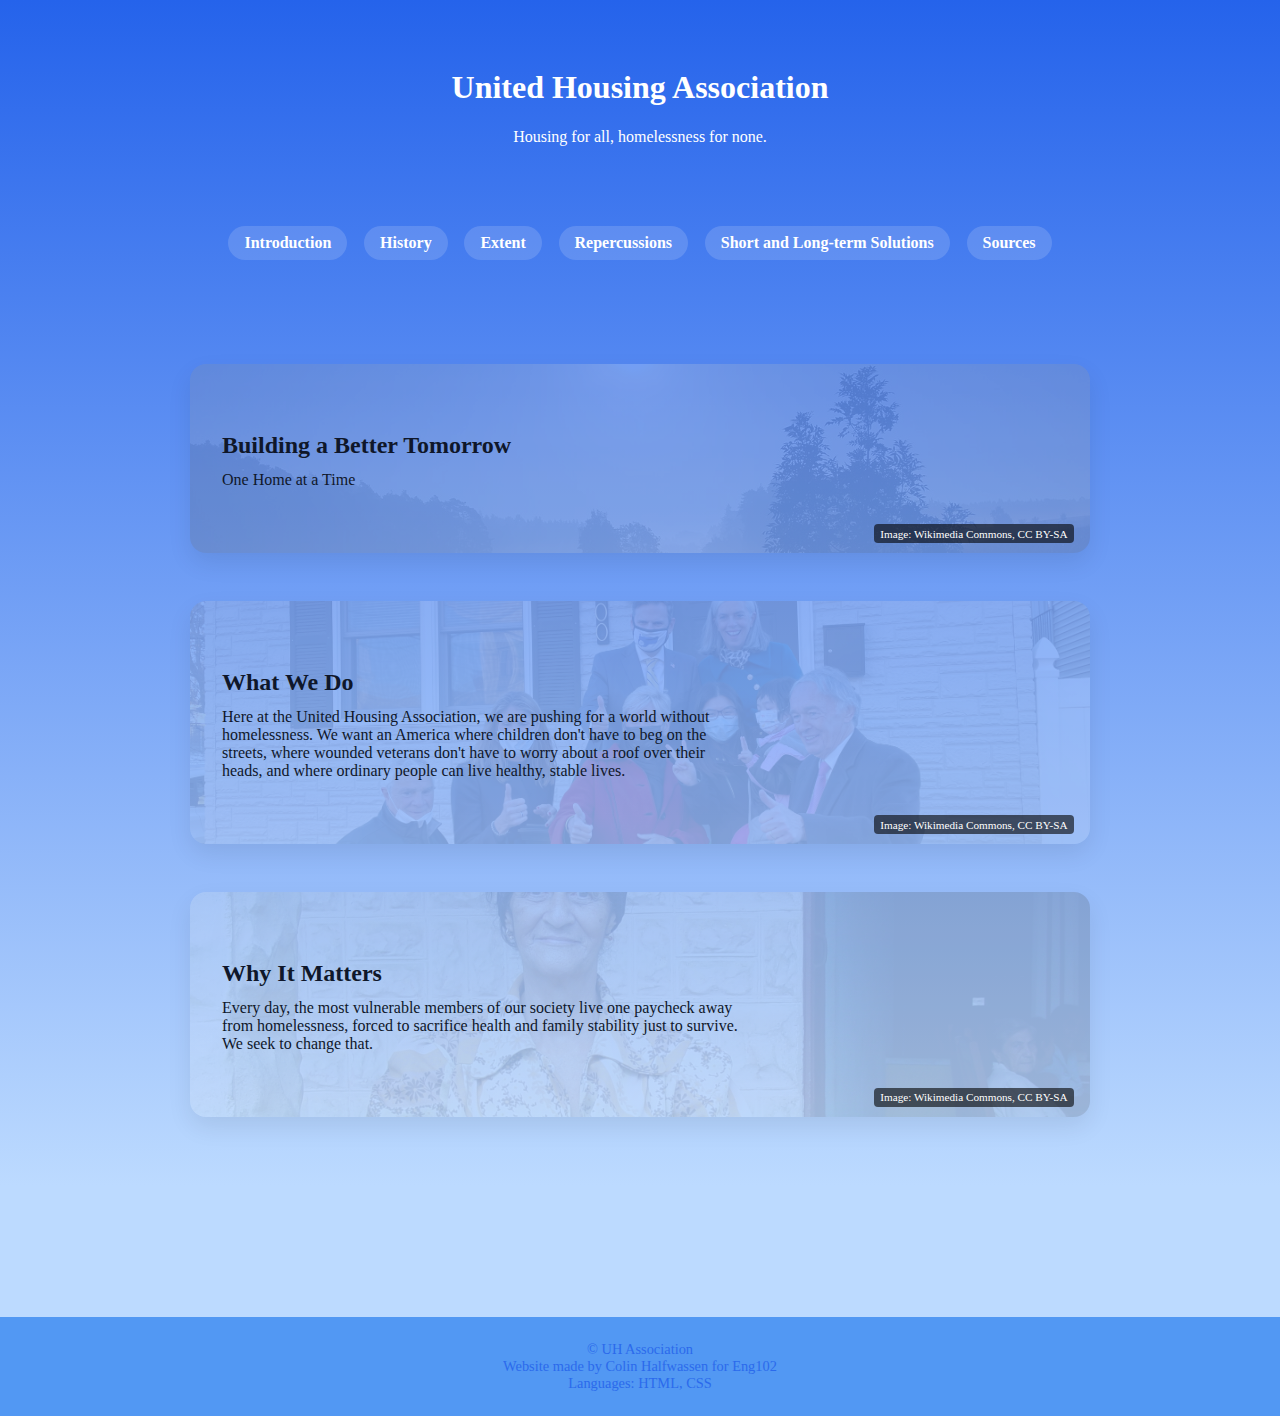
<file: index.html>
<!DOCTYPE html>
<html lang="en">
<head>
  <meta charset="UTF-8">
  <title>English Project</title>
  <link rel="stylesheet" href="css/englishproject.css">
</head>

<body>
<!--Wrap starts-->
<div class="site-wrapper">

  <div class="top-bar">
    <header>
      <h1>United Housing Association</h1>
      <p>Housing for all, homelessness for none.</p>
    </header>

    <nav>
      <a href="Introduction.html">Introduction</a>
      <a href="History.html">History</a>
      <a href="Extent.html">Extent</a>
      <a href="Repercussion.html">Repercussions</a>
      <a href="s&lsolution.html">Short and Long-term Solutions</a>
      <a href="Sources.html">Sources</a>
    </nav>
  </div>

  <!--main content area-->
  <main>
    <section class="text-bg-1">
      <h2>Building a Better Tomorrow</h2>
      <p>One Home at a Time</p>

      <span class="bg-credit">
    Image: Wikimedia Commons, CC BY-SA
      </span>
    </section>

      <section class="text-bg-2">
      <h2>What We Do</h2>

      <p>
        Here at the United Housing Association, we are pushing for a world without
        homelessness. We want an America where children don't have to beg on the
        streets, where wounded veterans don't have to worry about a roof over
        their heads, and where ordinary people can live healthy, stable lives.
      </p>

    <span class="bg-credit">
    Image: Wikimedia Commons, CC BY-SA
    </span>
    </section>

    <section class ="text-bg-3">
      <h2>Why It Matters</h2>
      <p>
        Every day, the most vulnerable members of our society live one paycheck
        away from homelessness, forced to sacrifice health and family stability
        just to survive. We seek to change that.
      </p>

    <span class="bg-credit">
    Image: Wikimedia Commons, CC BY-SA
    </span>
    </section>
  </main>
</div>
<!--Wrap ends-->
  <footer>
    <p>© UH Association</p>
    <p>Website made by Colin Halfwassen for Eng102</p>
    <p>Languages: HTML, CSS</p>
  </footer>

</body>
</html>
</file>
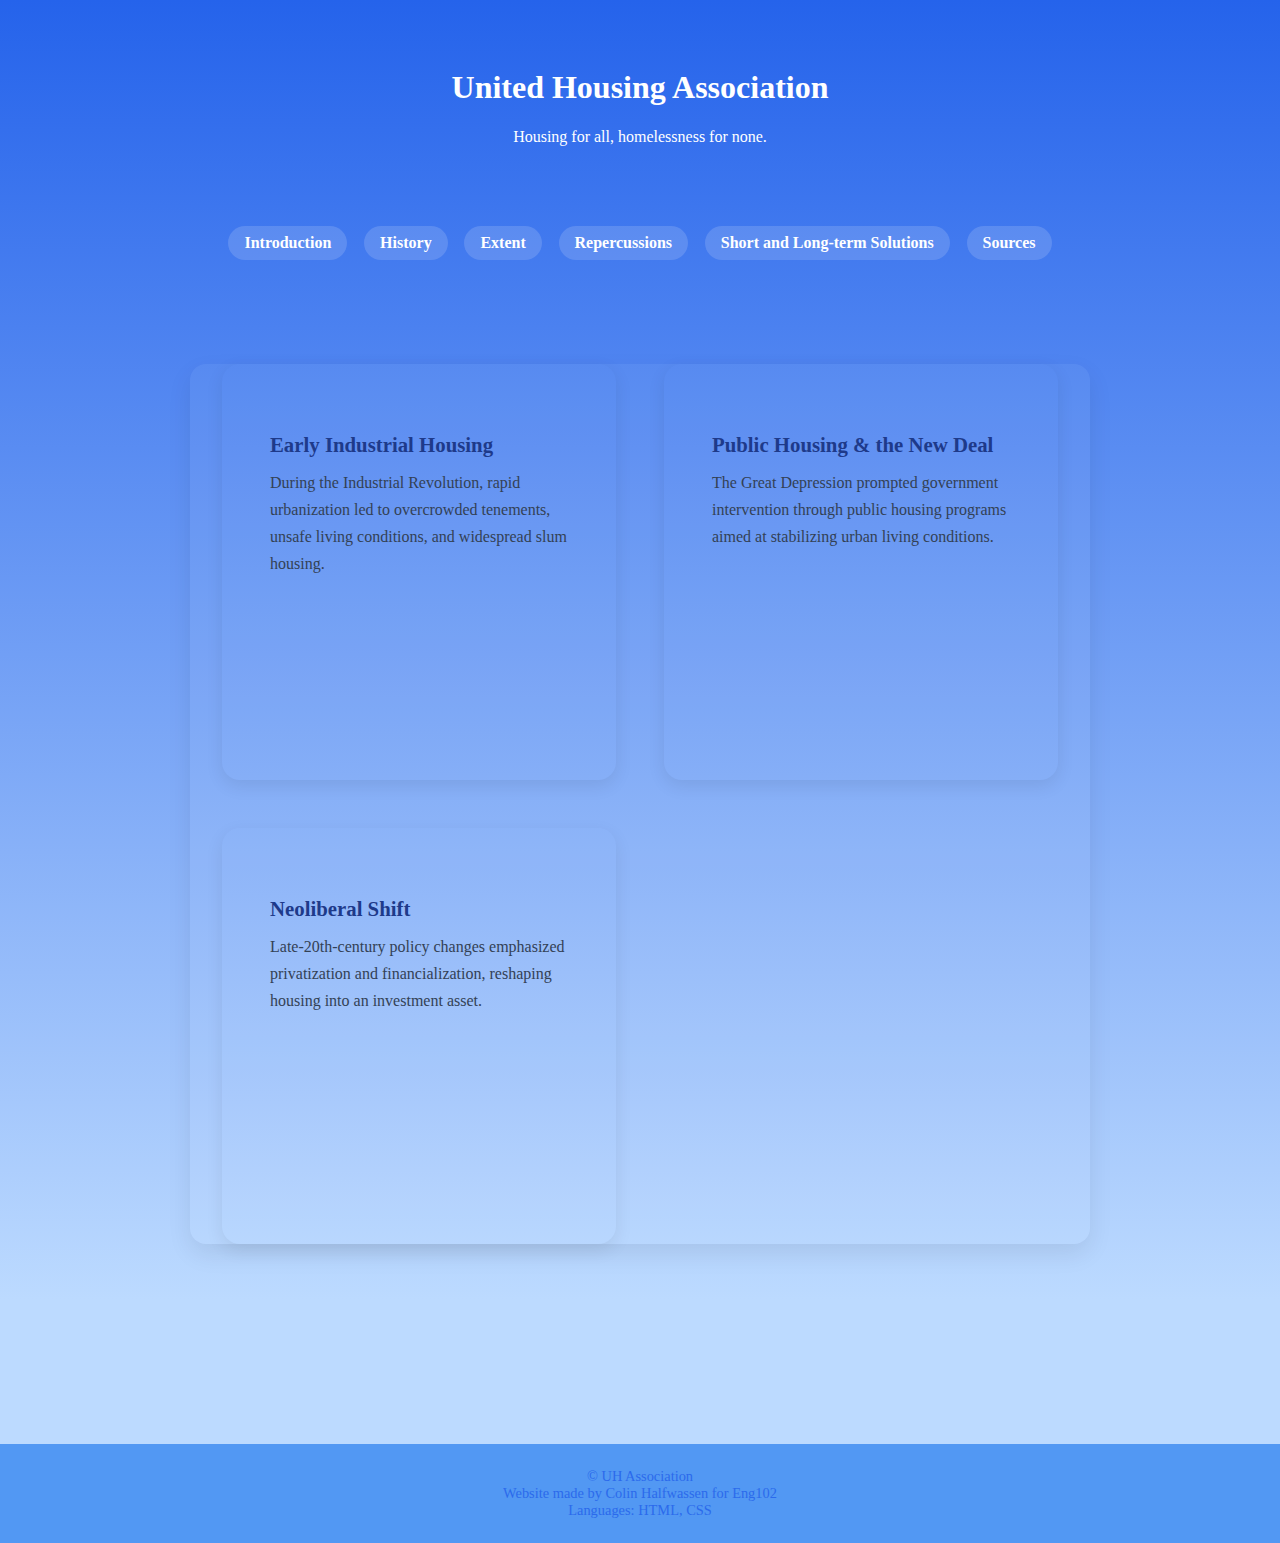
<file: Extent.html>
<!DOCTYPE html>
<html lang="en">
<head>
  <meta charset="UTF-8">
  <title>English Project</title>
  <link rel="stylesheet" href="css/englishproject.css">
</head>

<body>
<!--Wrap starts-->
<div class="site-wrapper">

  <div class="top-bar">
    <header>
      <h1>United Housing Association</h1>
      <p>Housing for all, homelessness for none.</p>
    </header>

    <nav>
      <a href="index.html">Introduction</a>
      <a href="History.html">History</a>
      <a href="Extent.html">Extent</a>
      <a href="Repercussion.html">Repercussions</a>
      <a href="s&lsolution.html">Short and Long-term Solutions</a>
      <a href="Sources.html">Sources</a>
    </nav>
  </div>

  <!--main content area-->
  <main>
    <section class="history-cards">

  <div class="history-card">
    <h3>Early Industrial Housing</h3>
    <p>
      During the Industrial Revolution, rapid urbanization led to overcrowded
      tenements, unsafe living conditions, and widespread slum housing.
    </p>
  </div>

  <div class="history-card">
    <h3>Public Housing & the New Deal</h3>
    <p>
      The Great Depression prompted government intervention through public
      housing programs aimed at stabilizing urban living conditions.
    </p>
  </div>

  <div class="history-card">
    <h3>Neoliberal Shift</h3>
    <p>
      Late-20th-century policy changes emphasized privatization and
      financialization, reshaping housing into an investment asset.
    </p>
  </div>

</section>
  </main>
</div>
<!--Wrap ends-->
  <footer>
    <p>© UH Association</p>
    <p>Website made by Colin Halfwassen for Eng102</p>
    <p>Languages: HTML, CSS</p>
  </footer>

</body>
</html>
</file>
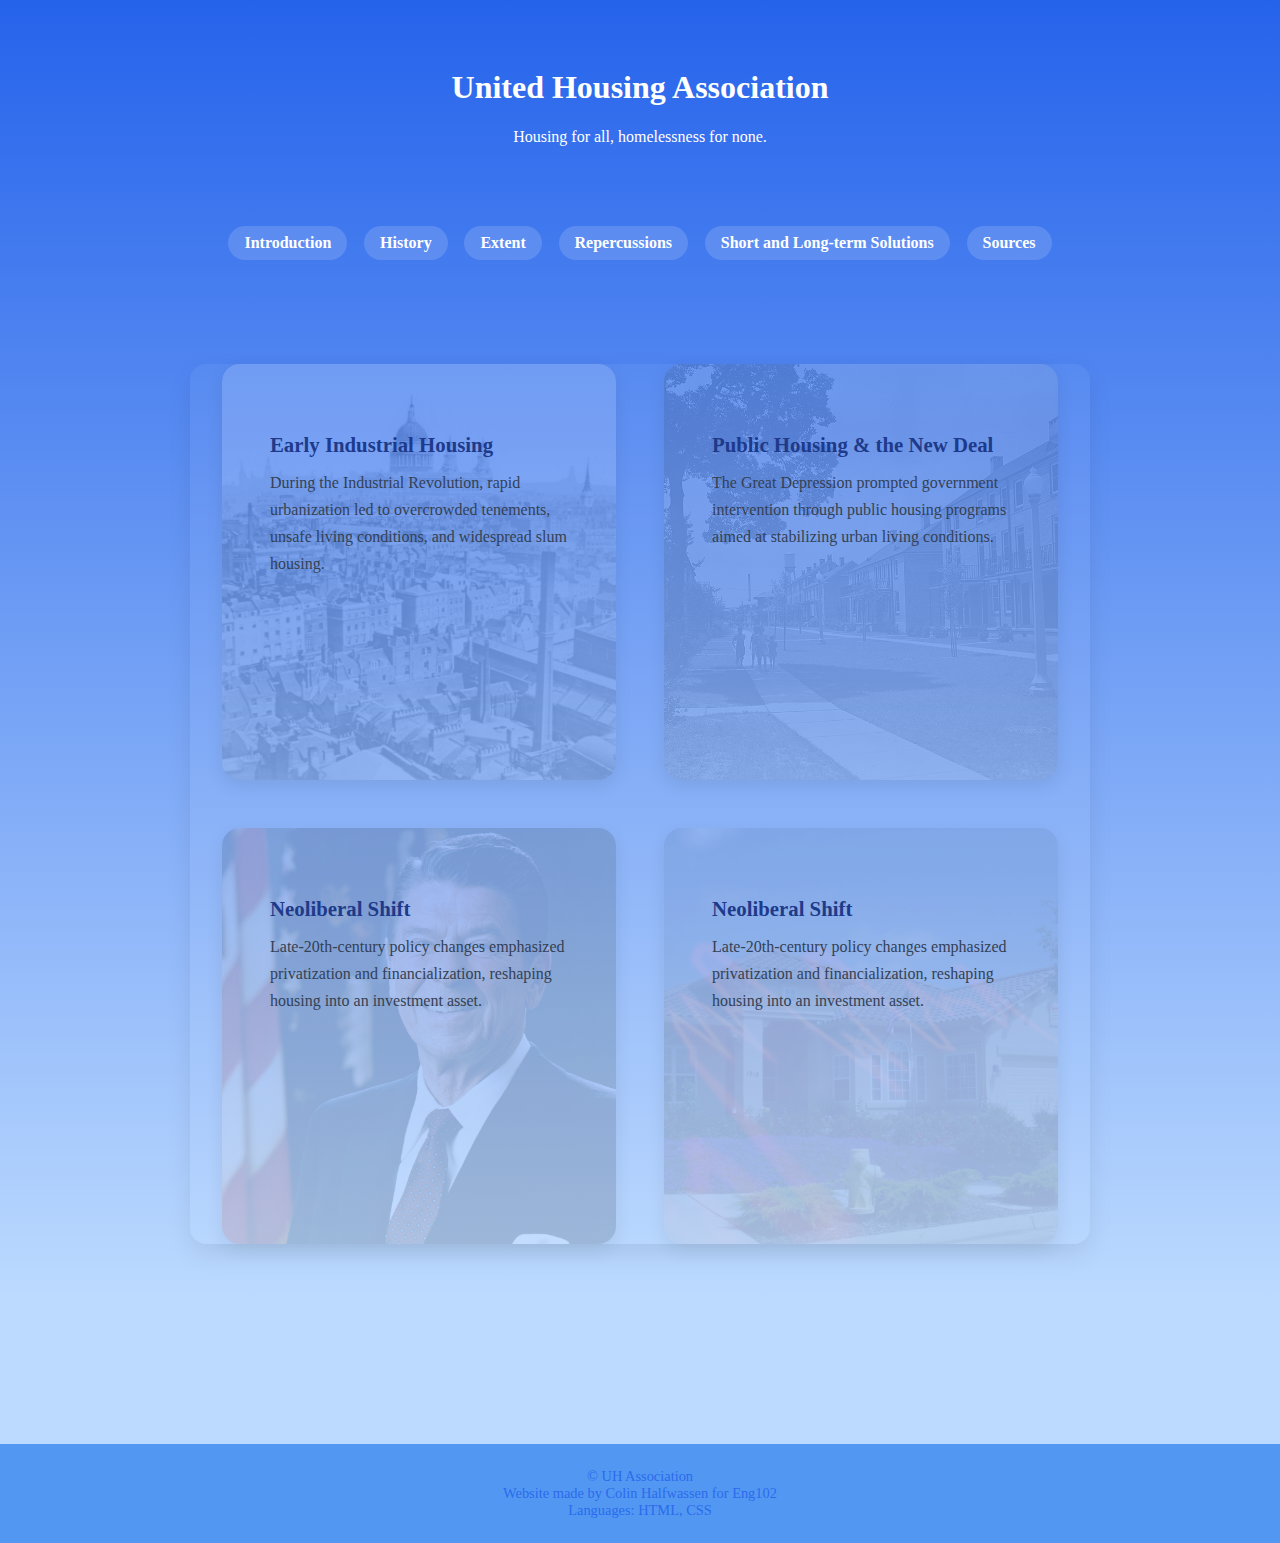
<file: History.html>
<!DOCTYPE html>
<html lang="en">
<head>
  <meta charset="UTF-8">
  <title>English Project</title>
  <link rel="stylesheet" href="css/englishproject.css">
</head>

<body>
<!--Wrap starts-->
<div class="site-wrapper">

  <div class="top-bar">
    <header>
      <h1>United Housing Association</h1>
      <p>Housing for all, homelessness for none.</p>
    </header>

    <nav>
      <a href="index.html">Introduction</a>
      <a href="History.html">History</a>
      <a href="Extent.html">Extent</a>
      <a href="Repercussion.html">Repercussions</a>
      <a href="s&lsolution.html">Short and Long-term Solutions</a>
      <a href="Sources.html">Sources</a>
    </nav>
  </div>

  <!--main content area-->
  <main>
    <section class="history-cards">

  <div class="history-card history-photo-1">
    <h3>Early Industrial Housing</h3>
    <p>
      During the Industrial Revolution, rapid urbanization led to overcrowded
      tenements, unsafe living conditions, and widespread slum housing.
    </p>
  </div>

  <div class="history-card history-photo-2">
    <h3>Public Housing & the New Deal</h3>
    <p>
      The Great Depression prompted government intervention through public
      housing programs aimed at stabilizing urban living conditions.
    </p>
  </div>

  <div class="history-card history-photo-3">
    <h3>Neoliberal Shift</h3>
    <p>
      Late-20th-century policy changes emphasized privatization and
      financialization, reshaping housing into an investment asset.
    </p>
  </div>

  <div class="history-card history-photo-4">
    <h3>Neoliberal Shift</h3>
    <p>
      Late-20th-century policy changes emphasized privatization and
      financialization, reshaping housing into an investment asset.
    </p>
  </div>

</section>
  </main>
</div>
<!--Wrap ends-->
  <footer>
    <p>© UH Association</p>
    <p>Website made by Colin Halfwassen for Eng102</p>
    <p>Languages: HTML, CSS</p>
  </footer>

</body>
</html>
</file>
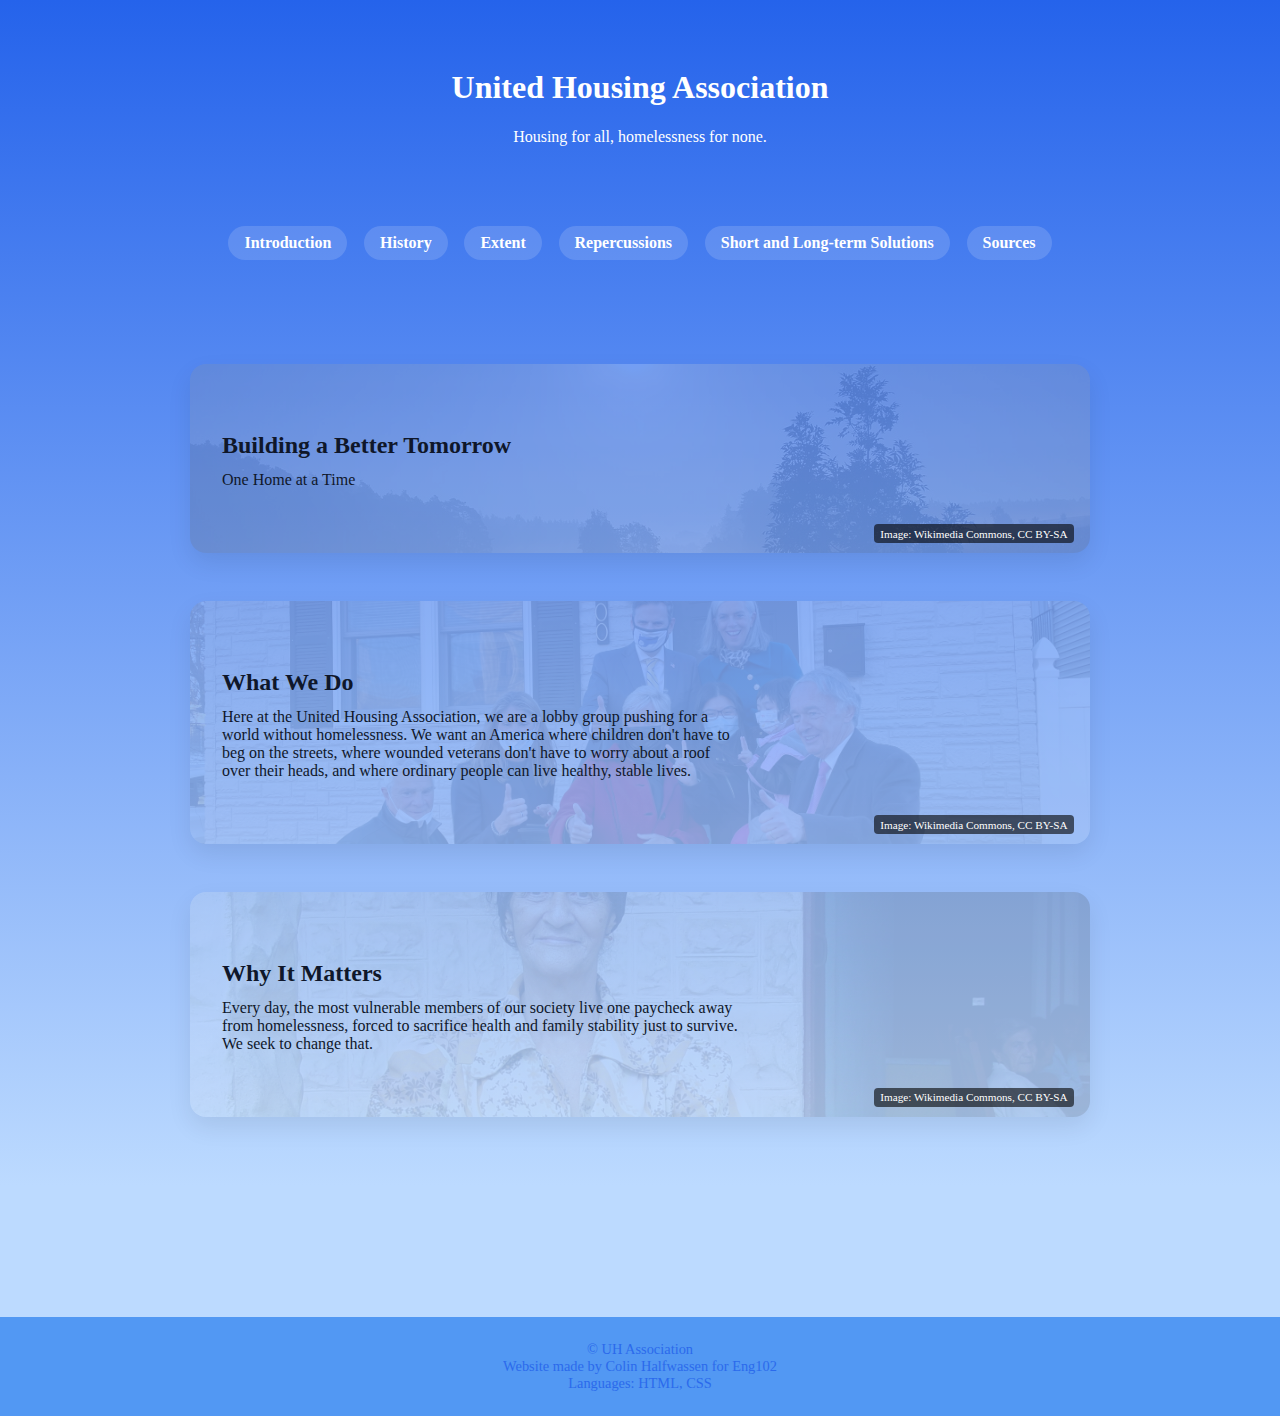
<file: Introduction.html>
<!DOCTYPE html>
<html lang="en">
<head>
  <meta charset="UTF-8">
  <title>English Project</title>
  <link rel="stylesheet" href="css/englishproject.css">
</head>

<body>
<!--Wrap starts-->
<div class="site-wrapper">

  <div class="top-bar">
    <header>
      <h1>United Housing Association</h1>
      <p>Housing for all, homelessness for none.</p>
    </header>

    <nav>
      <a href="index.html">Introduction</a>
      <a href="History.html">History</a>
      <a href="Extent.html">Extent</a>
      <a href="Repercussion.html">Repercussions</a>
      <a href="s&lsolution.html">Short and Long-term Solutions</a>
      <a href="Sources.html">Sources</a>
    </nav>
  </div>

  <!--main content area-->
  <main>
    <section class="text-bg-1">
      <h2>Building a Better Tomorrow</h2>
      <p>One Home at a Time</p>

      <span class="bg-credit">
    Image: Wikimedia Commons, CC BY-SA
      </span>
    </section>

      <section class="text-bg-2">
      <h2>What We Do</h2>

      <p>
        Here at the United Housing Association, we are a lobby group pushing for a world without
        homelessness. We want an America where children don't have to beg on the
        streets, where wounded veterans don't have to worry about a roof over
        their heads, and where ordinary people can live healthy, stable lives.
      </p>

    <span class="bg-credit">
    Image: Wikimedia Commons, CC BY-SA
    </span>
    </section>

    <section class ="text-bg-3">
      <h2>Why It Matters</h2>
      <p>
        Every day, the most vulnerable members of our society live one paycheck
        away from homelessness, forced to sacrifice health and family stability
        just to survive. We seek to change that.
      </p>

    <span class="bg-credit">
    Image: Wikimedia Commons, CC BY-SA
    </span>
    </section>
  </main>
</div>
<!--Wrap ends-->
  <footer>
    <p>© UH Association</p>
    <p>Website made by Colin Halfwassen for Eng102</p>
    <p>Languages: HTML, CSS</p>
  </footer>

</body>
</html>
</file>
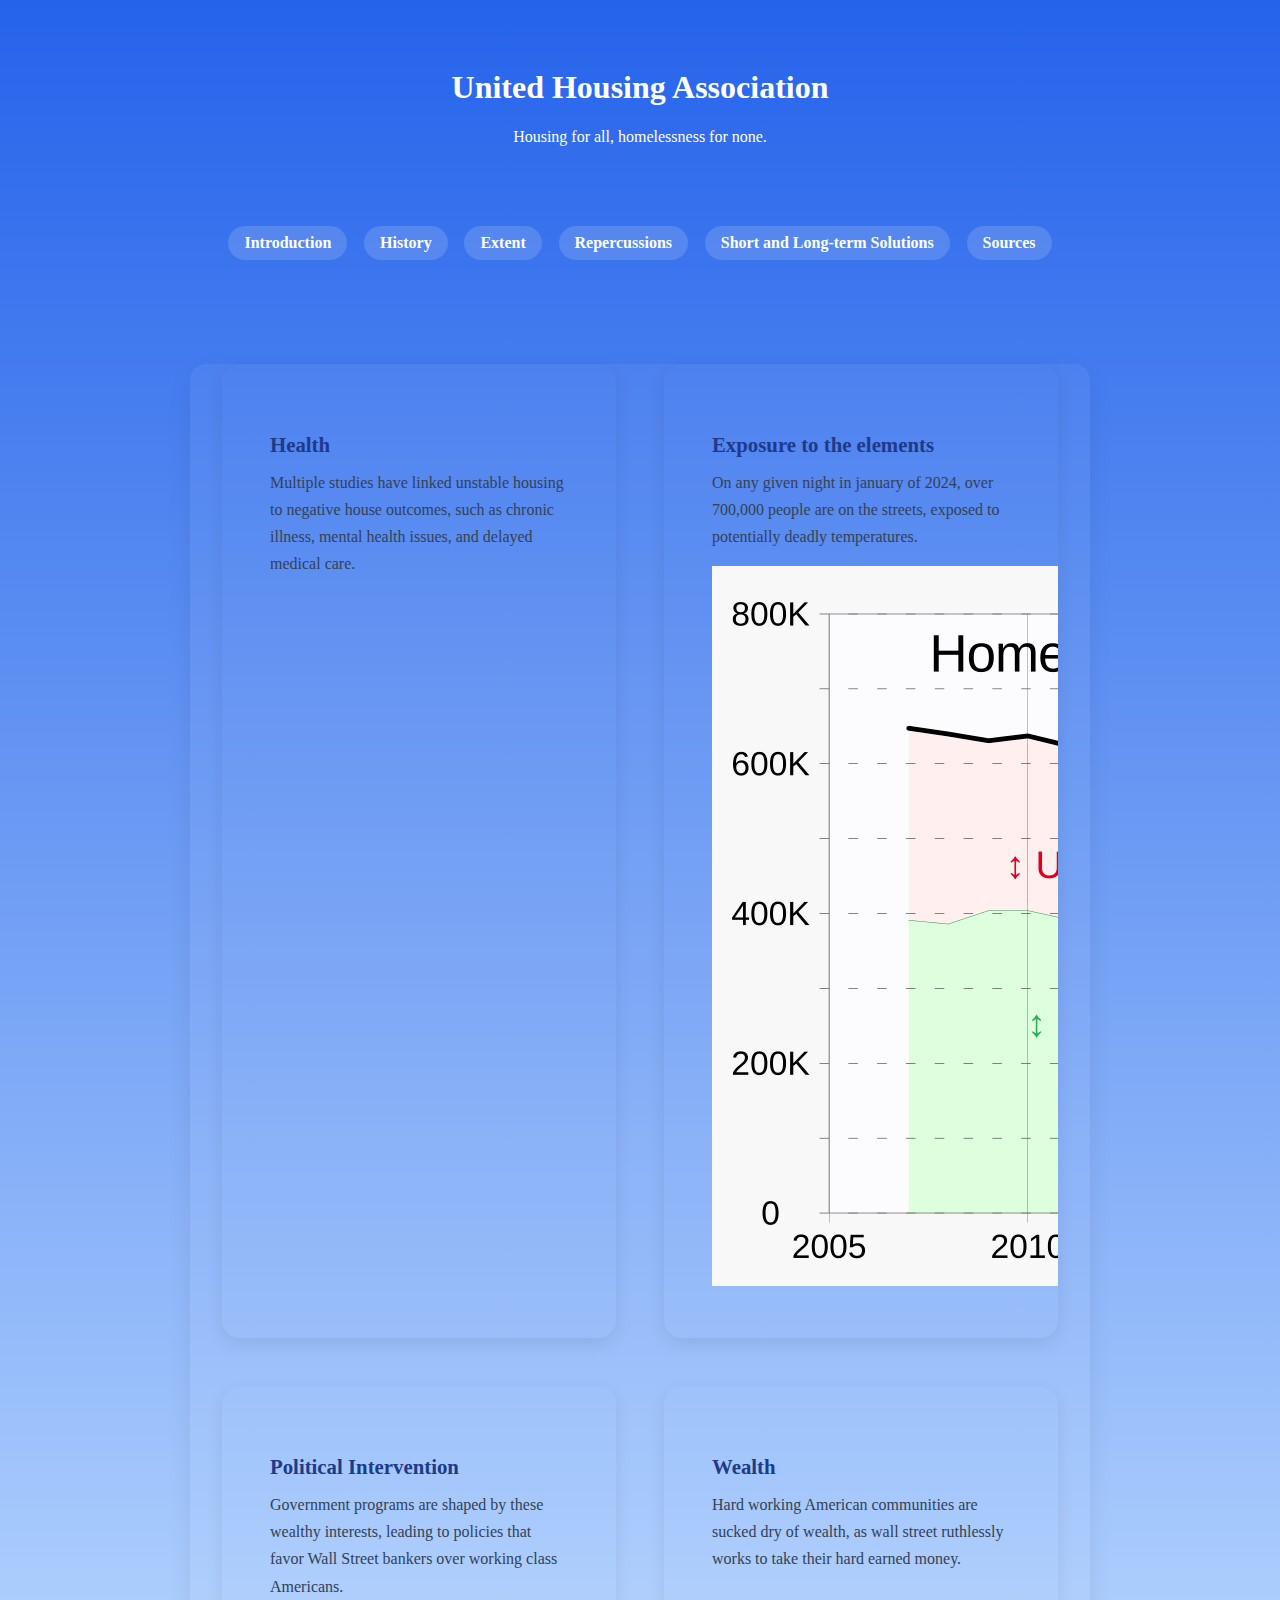
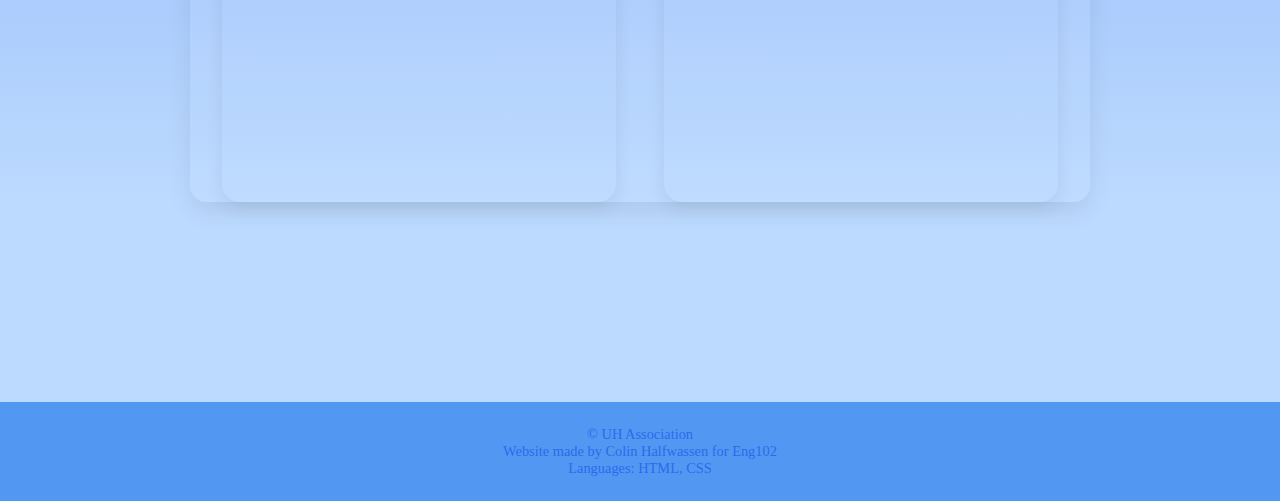
<file: Repercussion.html>
<!DOCTYPE html>
<html lang="en">
<head>
  <meta charset="UTF-8">
  <title>English Project</title>
  <link rel="stylesheet" href="css/englishproject.css">
</head>

<body>
<!--Wrap starts-->
<div class="site-wrapper">

  <div class="top-bar">
    <header>
      <h1>United Housing Association</h1>
      <p>Housing for all, homelessness for none.</p>
    </header>

    <nav>
      <a href="index.html">Introduction</a>
      <a href="History.html">History</a>
      <a href="Extent.html">Extent</a>
      <a href="Repercussion.html">Repercussions</a>
      <a href="s&lsolution.html">Short and Long-term Solutions</a>
      <a href="Sources.html">Sources</a>
    </nav>
  </div>

  <!--main content area-->
  <main>
    <section class="history-cards">

  <div class="history-card repercussions-photo-1">
    <h3>Health</h3>
    <p>
      Multiple studies have linked unstable housing to negative house outcomes, such as chronic illness, mental health issues, and delayed medical care. 
    </p>
  </div>

  <div class="history-card repercussions-photo-2">
    <h3>Exposure to the elements</h3>
    <p>
      On any given night in january of 2024, over 700,000 people are on the streets, exposed to potentially deadly temperatures.
    </p>
        <div class="repercussion-graph-wrapper-1">
      <img src="assets/images/homelessextent.png" alt="Population Boom W/ Industrialization Graph">
  </div>
  </div>

  <div class="history-card repercussions-photo-3">
    <h3>Political Intervention</h3>
    <p>
      Government programs are shaped by these wealthy interests, leading to policies that favor Wall Street bankers over working class Americans.
    </p>
  </div>

  <div class="history-card repercussions-photo-4">
    <h3>Wealth</h3>
    <p>
      Hard working American communities are sucked dry of wealth, as wall street ruthlessly works to take their hard earned money. 
    </p>
  </div>

</section>
  </main>
</div>
<!--Wrap ends-->
  <footer>
    <p>© UH Association</p>
    <p>Website made by Colin Halfwassen for Eng102</p>
    <p>Languages: HTML, CSS</p>
  </footer>

</body>

</html>
</file>
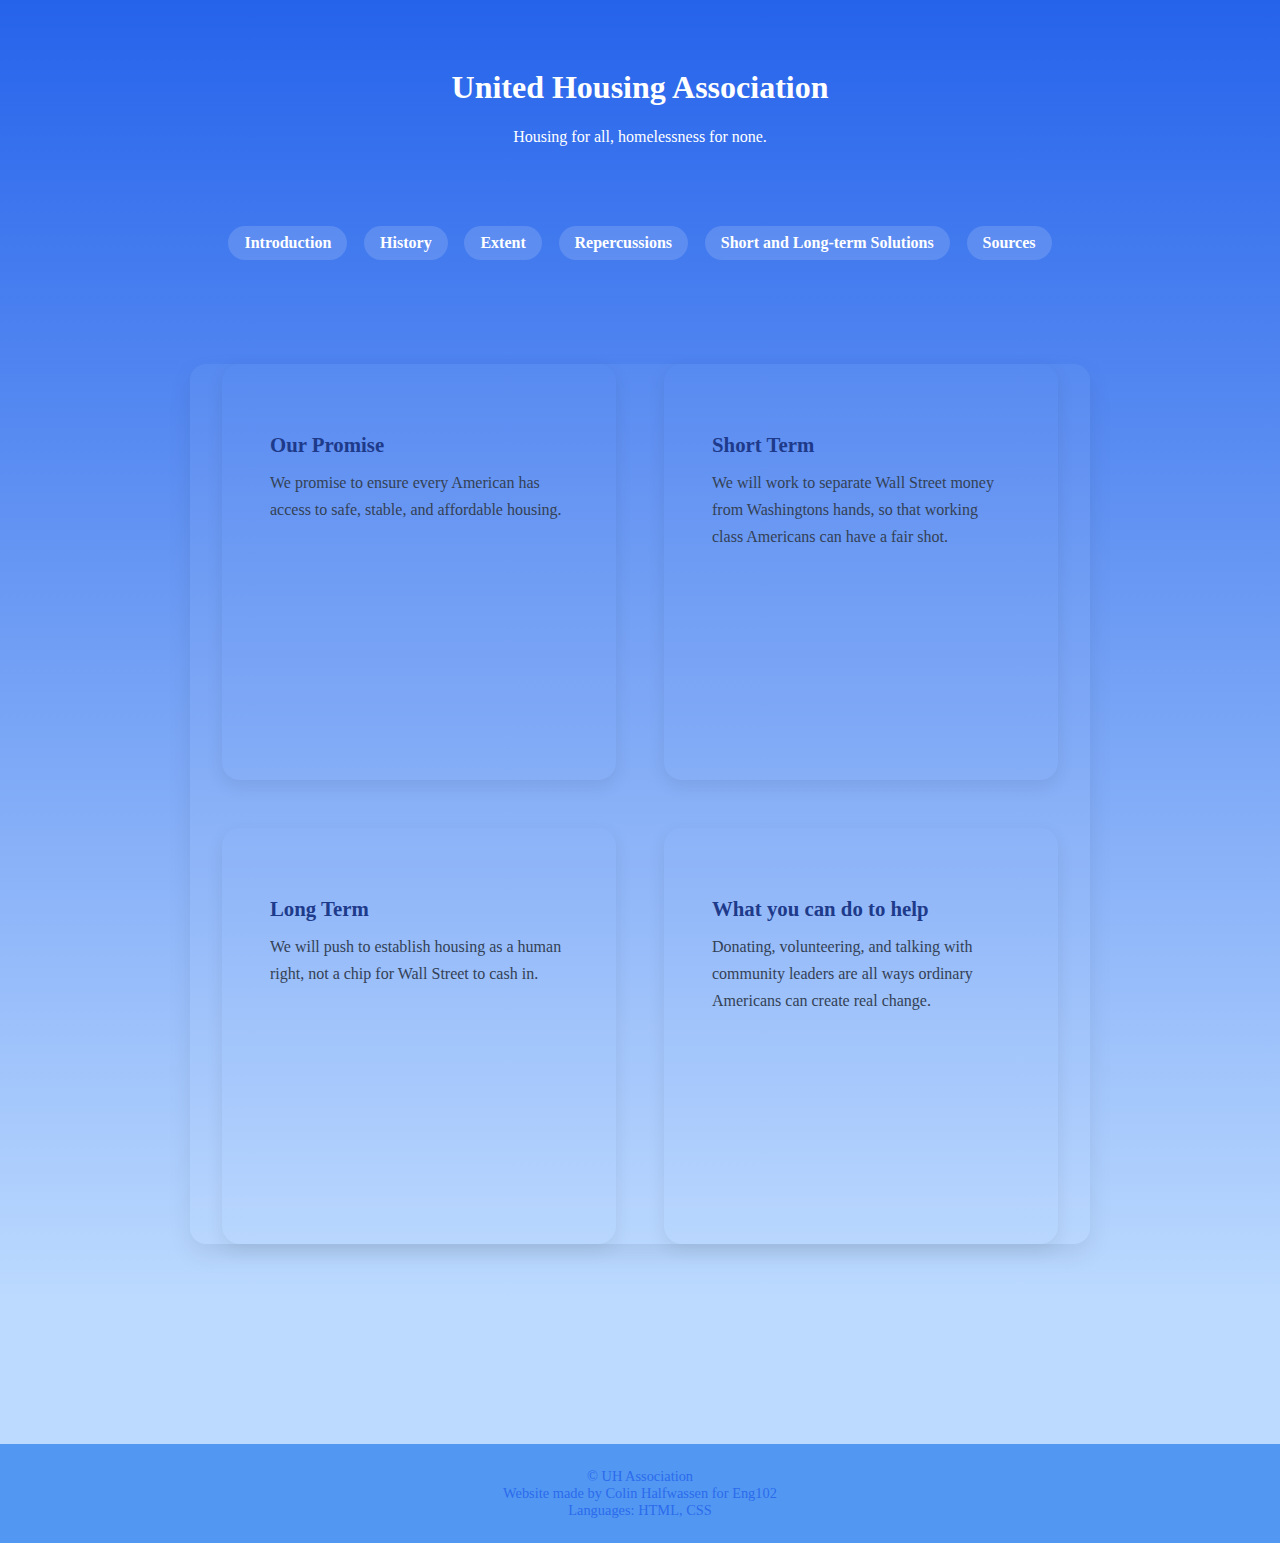
<file: s&lsolution.html>
<!DOCTYPE html>
<html lang="en">
<head>
  <meta charset="UTF-8">
  <title>English Project</title>
  <link rel="stylesheet" href="css/englishproject.css">
</head>

<body>
<!--Wrap starts-->
<div class="site-wrapper">

  <div class="top-bar">
    <header>
      <h1>United Housing Association</h1>
      <p>Housing for all, homelessness for none.</p>
    </header>

    <nav>
      <a href="index.html">Introduction</a>
      <a href="History.html">History</a>
      <a href="Extent.html">Extent</a>
      <a href="Repercussion.html">Repercussions</a>
      <a href="s&lsolution.html">Short and Long-term Solutions</a>
      <a href="Sources.html">Sources</a>
    </nav>
  </div>

  <!--main content area-->
  <main>
    <section class="history-cards">

  <div class="history-card sl-photo-1">
    <h3>Our Promise</h3>
    <p>
      We promise to ensure every American has access to safe, stable, and affordable housing.
    </p>
  </div>

  <div class="history-card sl-photo-2">
    <h3>Short Term</h3>
    <p>
      We will work to separate Wall Street money from Washingtons hands, so that working class Americans can have a fair shot.
    </p>
  </div>

  <div class="history-card sl-photo-3">
    <h3>Long Term</h3>
    <p>
      We will push to establish housing as a human right, not a chip for Wall Street to cash in.
    </p>
  </div>

  <div class="history-card sl-photo-4">
    <h3>What you can do to help</h3>
    <p>
      Donating, volunteering, and talking with community leaders are all ways ordinary Americans can create real change.
    </p>
  </div>

</section>
  </main>
</div>
<!--Wrap ends-->
  <footer>
    <p>© UH Association</p>
    <p>Website made by Colin Halfwassen for Eng102</p>
    <p>Languages: HTML, CSS</p>
  </footer>

</body>
</html>
</file>
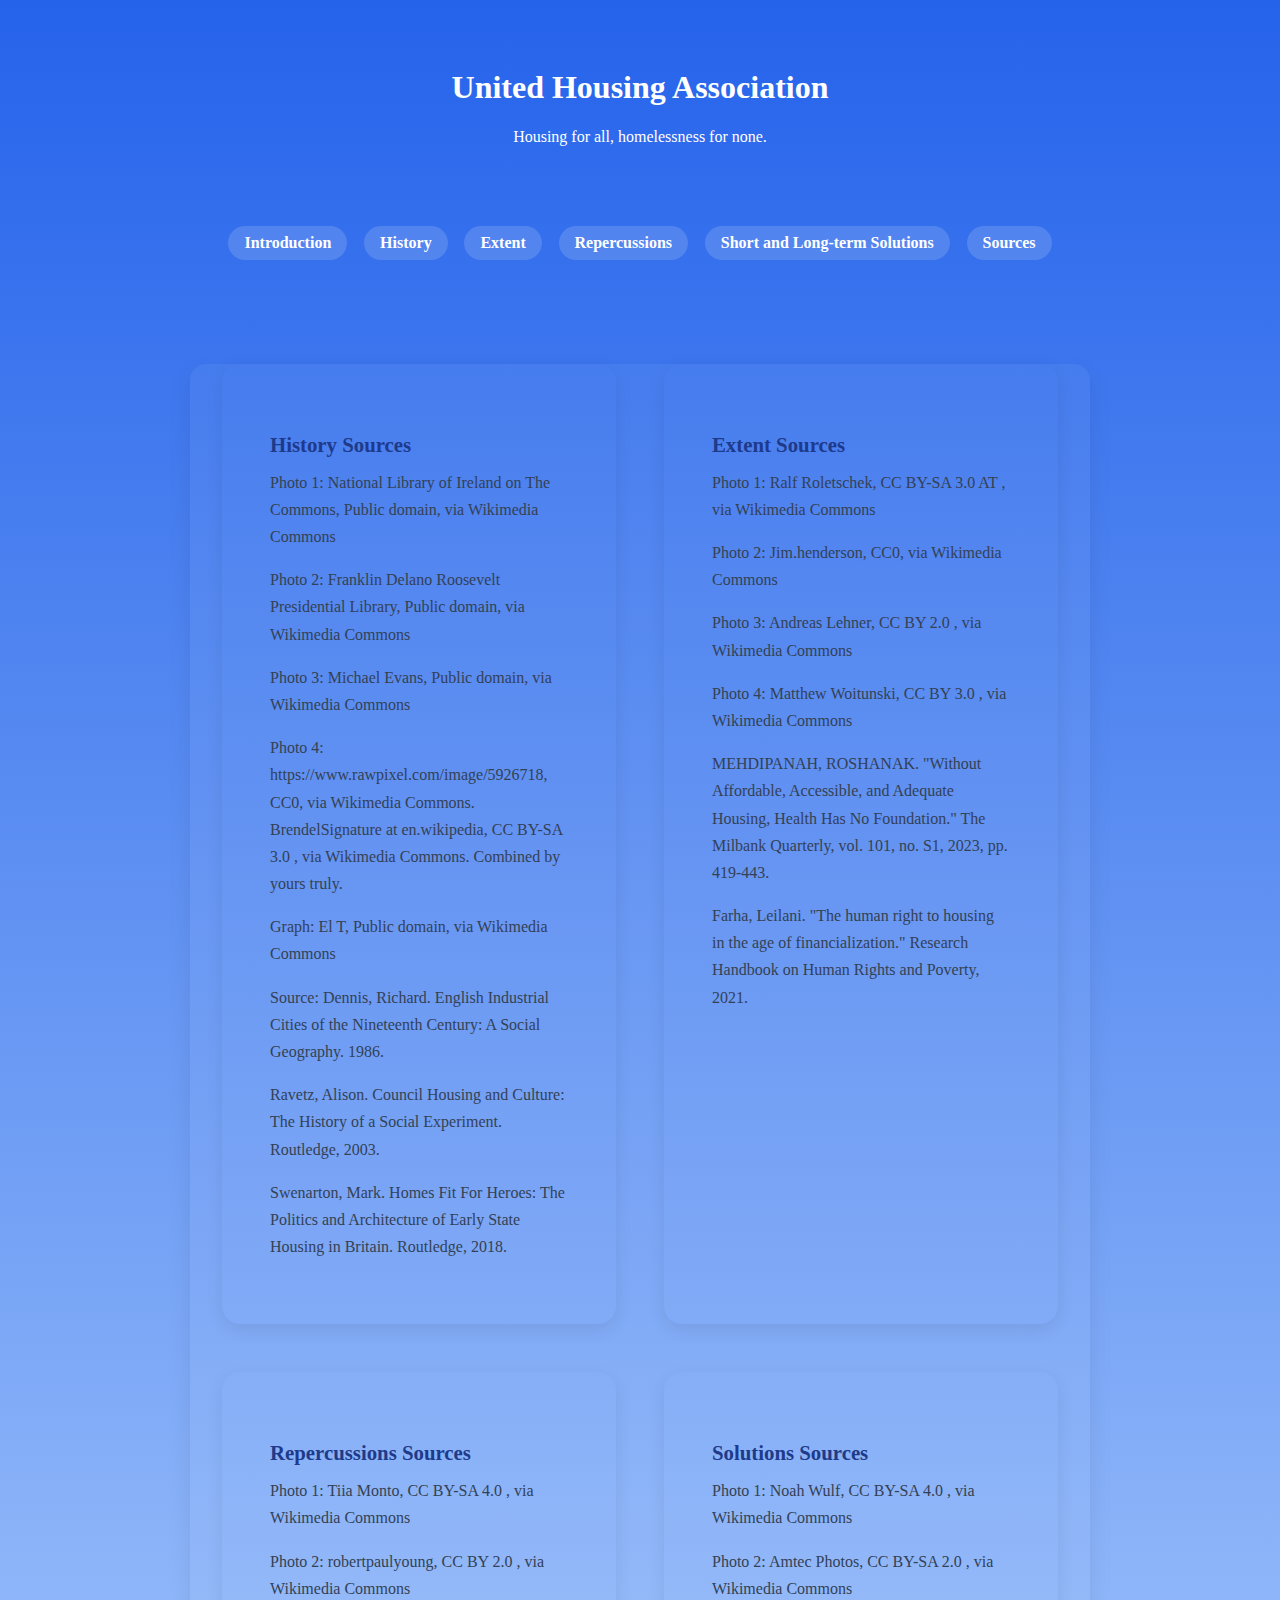
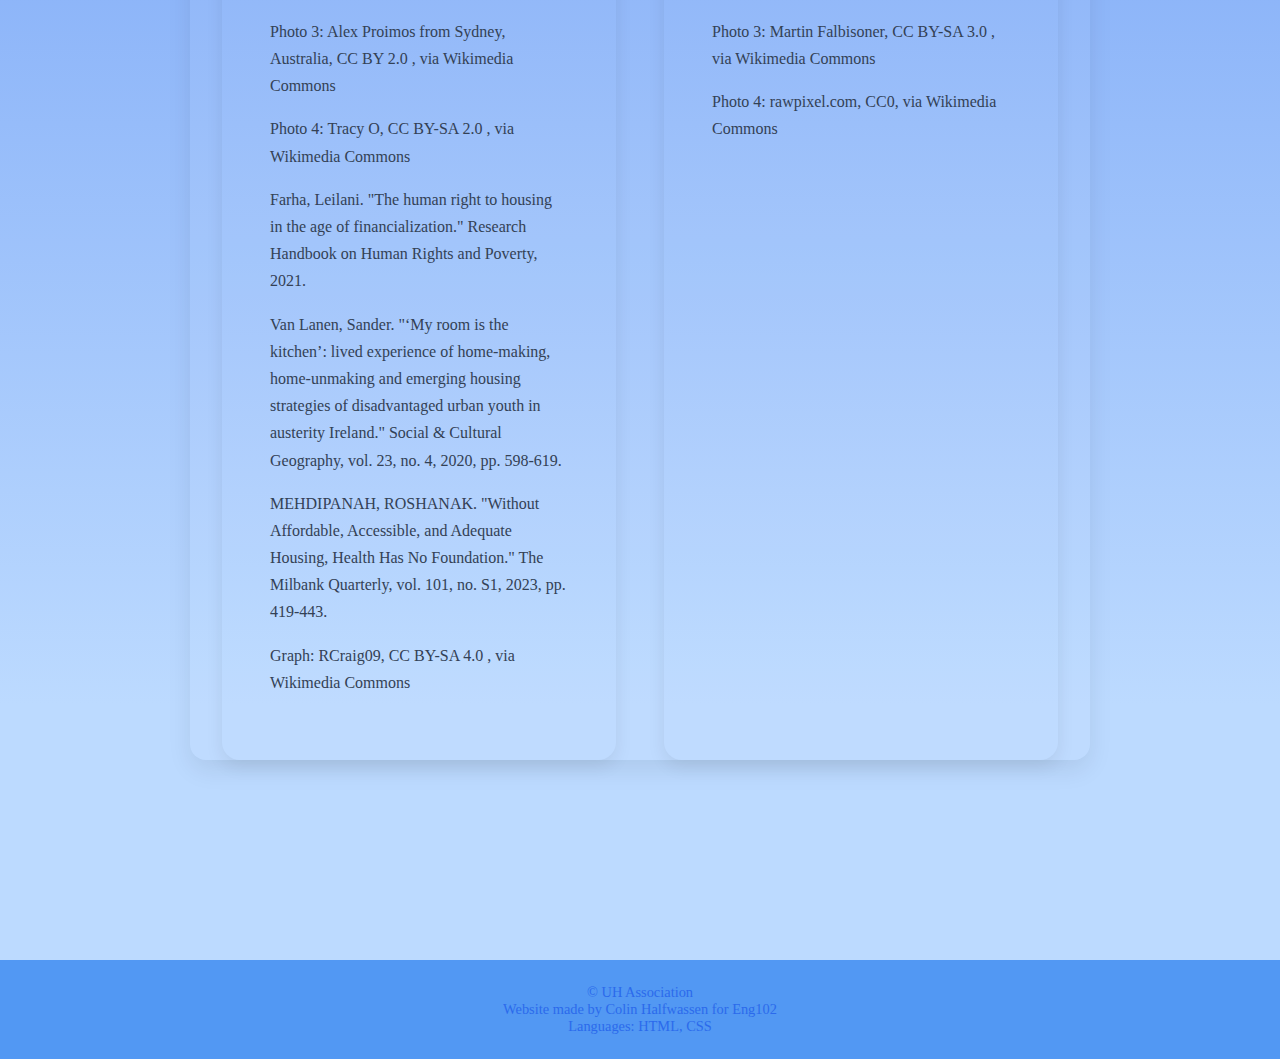
<file: Sources.html>
<!DOCTYPE html>
<html lang="en">
<head>
  <meta charset="UTF-8">
  <title>English Project</title>
  <link rel="stylesheet" href="css/englishproject.css">
</head>

<body>
<!--Wrap starts-->
<div class="site-wrapper">

  <div class="top-bar">
    <header>
      <h1>United Housing Association</h1>
      <p>Housing for all, homelessness for none.</p>
    </header>

    <nav>
      <a href="index.html">Introduction</a>
      <a href="History.html">History</a>
      <a href="Extent.html">Extent</a>
      <a href="Repercussion.html">Repercussions</a>
      <a href="s&lsolution.html">Short and Long-term Solutions</a>
      <a href="Sources.html">Sources</a>
    </nav>
  </div>

  <!--main content area-->
  <main>
    <section class="history-cards">

  <div class="history-card">
    <h3>History Sources</h3>
    <p>Photo 1: National Library of Ireland on The Commons, Public domain, via Wikimedia Commons </p>
      <p>Photo 2: Franklin Delano Roosevelt Presidential Library, Public domain, via Wikimedia Commons</p>
      <p>Photo 3: Michael Evans, Public domain, via Wikimedia Commons</p>
      <p>Photo 4: https://www.rawpixel.com/image/5926718, CC0, via Wikimedia Commons. BrendelSignature at en.wikipedia, CC BY-SA 3.0 <http://creativecommons.org/licenses/by-sa/3.0/>, via Wikimedia Commons. Combined by yours truly.</p>
      <p>Graph: El T, Public domain, via Wikimedia Commons</p>
      <p>Source: Dennis, Richard. English Industrial Cities of the Nineteenth Century: A Social Geography. 1986.</p>
      <p>Ravetz, Alison. Council Housing and Culture: The History of a Social Experiment. Routledge, 2003.</p>
      <p>Swenarton, Mark. Homes Fit For Heroes: The Politics and Architecture of Early State Housing in Britain. Routledge, 2018.</p>
  </div>

  <div class="history-card">
    <h3>Extent Sources</h3>
    <p>Photo 1: Ralf Roletschek, CC BY-SA 3.0 AT <https://creativecommons.org/licenses/by-sa/3.0/at/deed.en>, via Wikimedia Commons</p>
    <p>Photo 2: Jim.henderson, CC0, via Wikimedia Commons</p>
    <p>Photo 3: Andreas Lehner, CC BY 2.0 <https://creativecommons.org/licenses/by/2.0>, via Wikimedia Commons</p>
    <p>Photo 4: Matthew Woitunski, CC BY 3.0 <https://creativecommons.org/licenses/by/3.0>, via Wikimedia Commons</p>
    <p>MEHDIPANAH, ROSHANAK. "Without Affordable, Accessible, and Adequate Housing, Health Has No Foundation." The Milbank Quarterly, vol. 101, no. S1, 2023, pp. 419-443.</p>
    <p>Farha, Leilani. "The human right to housing in the age of financialization." Research Handbook on Human Rights and Poverty, 2021.</p>
  </div>

  <div class="history-card">
    <h3>Repercussions Sources</h3>
    <p>Photo 1: Tiia Monto, CC BY-SA 4.0 <https://creativecommons.org/licenses/by-sa/4.0>, via Wikimedia Commons</p>
    <p>Photo 2: robertpaulyoung, CC BY 2.0 <https://creativecommons.org/licenses/by/2.0>, via Wikimedia Commons</p>
    <p>Photo 3: Alex Proimos from Sydney, Australia, CC BY 2.0 <https://creativecommons.org/licenses/by/2.0>, via Wikimedia Commons</p>
    <p>Photo 4: Tracy O, CC BY-SA 2.0 <https://creativecommons.org/licenses/by-sa/2.0>, via Wikimedia Commons</p>
    <p>Farha, Leilani. "The human right to housing in the age of financialization." Research Handbook on Human Rights and Poverty, 2021.</p>
    <p>Van Lanen, Sander. "‘My room is the kitchen’: lived experience of home-making, home-unmaking and emerging housing strategies of disadvantaged urban youth in austerity Ireland." Social & Cultural Geography, vol. 23, no. 4, 2020, pp. 598-619.</p>
    <p>MEHDIPANAH, ROSHANAK. "Without Affordable, Accessible, and Adequate Housing, Health Has No Foundation." The Milbank Quarterly, vol. 101, no. S1, 2023, pp. 419-443.</p>
    <p>Graph: RCraig09, CC BY-SA 4.0 <https://creativecommons.org/licenses/by-sa/4.0>, via Wikimedia Commons</p>
  </div>

  <div class="history-card">
    <h3>Solutions Sources</h3>
    <p>Photo 1: Noah Wulf, CC BY-SA 4.0 <https://creativecommons.org/licenses/by-sa/4.0>, via Wikimedia Commons</p>
    <p>Photo 2: Amtec Photos, CC BY-SA 2.0 <https://creativecommons.org/licenses/by-sa/2.0>, via Wikimedia Commons</p>
    <p>Photo 3: Martin Falbisoner, CC BY-SA 3.0 <https://creativecommons.org/licenses/by-sa/3.0>, via Wikimedia Commons</p>
    <p>Photo 4: rawpixel.com, CC0, via Wikimedia Commons</p>
    <p></p>
    <p></p>
  </div>

</section>
  </main>
</div>
<!--Wrap ends-->
  <footer>
    <p>© UH Association</p>
    <p>Website made by Colin Halfwassen for Eng102</p>
    <p>Languages: HTML, CSS</p>
  </footer>

</body>
</html>
</file>
<file: css/englishproject.css>
body{
    font-family: Georgia, "Times New Roman", serif;
    margin: 0;
    color: #0f172a;
}

.top-bar {
  background: 2563eb;
}

header {
  background: transparent;
  color: rgb(255, 255, 255);
  padding: 3rem 1.5rem;
  text-align: center;
}

nav {
  background: transparent;
  padding: 1rem;
  text-align: center;
}

nav a {
  display: inline-block;
  padding: 0.5rem 1rem;
  margin: 0 0.4rem;
  background-color: rgba(255, 255, 255, 0.15);
  color: white;
  text-decoration: none;
  font-weight: 600;
  border-radius: 999px; 
  transition:
    background-color 0.2s ease,
    transform 0.15s ease,
    box-shadow 0.15s ease;
}

nav a:hover,
nav a:focus {
 background-color: rgba(255, 255, 255, 0.2);
  transform: translateY(-1px);
box-shadow: 0 3px 8px rgba(0, 0, 0, 0.1);
  
}

main {
  max-width: 900px;
  margin: 3rem auto;
  padding: 2.5rem;
  background-color: transparent;
  border-radius: 16px;
}
main p,
main li {
  max-width: 65ch;
}

h2 {
  margin-bottom: 0.75rem;
}

p {
  margin-top: 0;
}

footer {
  background-color: #5298f3;
  color: #2563eb;
  text-align: center;
  padding: 1.5rem;
  margin-top: 0rem;
}

footer p {
  margin: 0;
  font-size: 0.9rem;
  opacity: 0.85;
}

section {
  background-color: rgba(248, 250, 252, 0.05);
  padding: 2.5rem;
  border-radius: 16px;
  margin-bottom: 3rem;
  box-shadow: 0 10px 25px rgba(0, 0, 0, 0.08);
}


.site-wrapper {
  background: linear-gradient(#2563eb 0%, #bcdaff 90%);
  min-height: 100vh;
  padding-bottom: 4rem;
}

/*<--Introduction Images Start-->*/
.text-bg-1 {
  position: relative;
  padding: 3rem 2rem;
  border-radius: 16px;
  overflow: hidden;
  background-color: rgba(248, 250, 252, 0.05);
}

.text-bg-1::before {
  content: "";
  position: absolute;
  inset: 0;
  background-image: url("../assets/images/sun_over_field.jpg");
  background-size: cover;
  background-position: center;
  opacity: 0.15;
  z-index: 0;
}

.text-bg-1 > * {
  position: relative;
  z-index: 1;
}

.bg-credit {
  position: absolute !important; 
  bottom: 10px;
  right: 16px;
  font-size: 0.7rem;
  color: white;
  background: rgba(0, 0, 0, 0.6);
  padding: 0.2rem 0.4rem;
  border-radius: 4px;
  z-index: 2;
}

.text-bg-2 {
  position: relative;
  padding: 3rem 2rem;
  border-radius: 16px;
  overflow: hidden;
  background-color: rgba(248, 250, 252, 0.05);
}

.text-bg-2::before {
  content: "";
  position: absolute;
  inset: 0;
  background-image: url("../assets/images/Family.jpg");
  background-size: cover;
  background-position: center;
  opacity: 0.15;
  z-index: 0;
}

.text-bg-2 > * {
  position: relative;
  z-index: 1;
}

.text-bg-3 {
  position: relative;
  padding: 3rem 2rem;
  border-radius: 16px;
  overflow: hidden;
  background-color: rgba(248, 250, 252, 0.05);
}

.text-bg-3::before {
  content: "";
  position: absolute;
  inset: 0;
  background-image: url("../assets/images/Old_woman.jpg");
  background-size: cover;
  background-position: center;
  opacity: 0.15;
  z-index: 0;
}

.text-bg-3 > * {
  position: relative;
  z-index: 1;
}
/*<--Introduction Images End-->*/

/*<--History-->*/

.history-cards {
  display: grid;
  grid-template-columns: repeat(auto-fit, minmax(320px, 1fr));
  gap: 3rem;
  padding: 1rem 1rem;
  width: relative;
  padding: 0 2rem;
}

.history-card {
  position: relative;
  overflow: hidden;
  border-radius: 18px;
  padding: 3rem;
  min-height: 320px;
  box-shadow: 0 6px 18px rgba(0,0,0,0.08);
  transition:
    transform 0.25s ease,
    background-color 0.25s ease,
    box-shadow 0.25s ease;
}

.history-card::before {
  content: "";
  position: absolute;
  inset: 0;
  background-size: cover;
  background-position: center;
  opacity: 0.15;
  z-index: 0;
}

.history-card > * {
  position: relative;
  z-index: 1;
}

.history-photo-1::before {
  background-image: url("../assets/images/industrialhousing.jpg");
}

.history-photo-2::before {
  background-image: url("../assets/images/newdealhouses.png");
}

.history-photo-3::before {
  background-image: url("../assets/images/Reagan.jpg");
}

.history-photo-4::before {
  background-image: url("../assets/images/housepricesdrop.png");
}


.history-card:hover {
  transform: scale(1.05);
  box-shadow: 0 14px 30px rgba(37, 99, 235, 0.25);
}

.history-card:hover::before {
  opacity: 0.35;
}

.history-card h3 {
  margin-bottom: 0.75rem;
  font-size: 1.3rem;
  color: #1e3a8a;
}

.history-card p {
  line-height: 1.7;
  color: #334155;
}

/*History Pictures Here*/

.history-graph-wrapper-1 {
  margin-top: 1.5rem;
  border-radius: 14px;
  overflow: hidden;
  transition: transform 0.3s ease, box-shadow 0.3s ease;
  opacity: 0.25;
}

.history-graph-wrapper-1 img {
  width: 100%;
  display: block;
}

.history-card:hover .history-graph-wrapper-1 {
  box-shadow: 0 12px 28px rgba(37, 99, 235, 0.25);
  opacity: 1;
}
</file>
